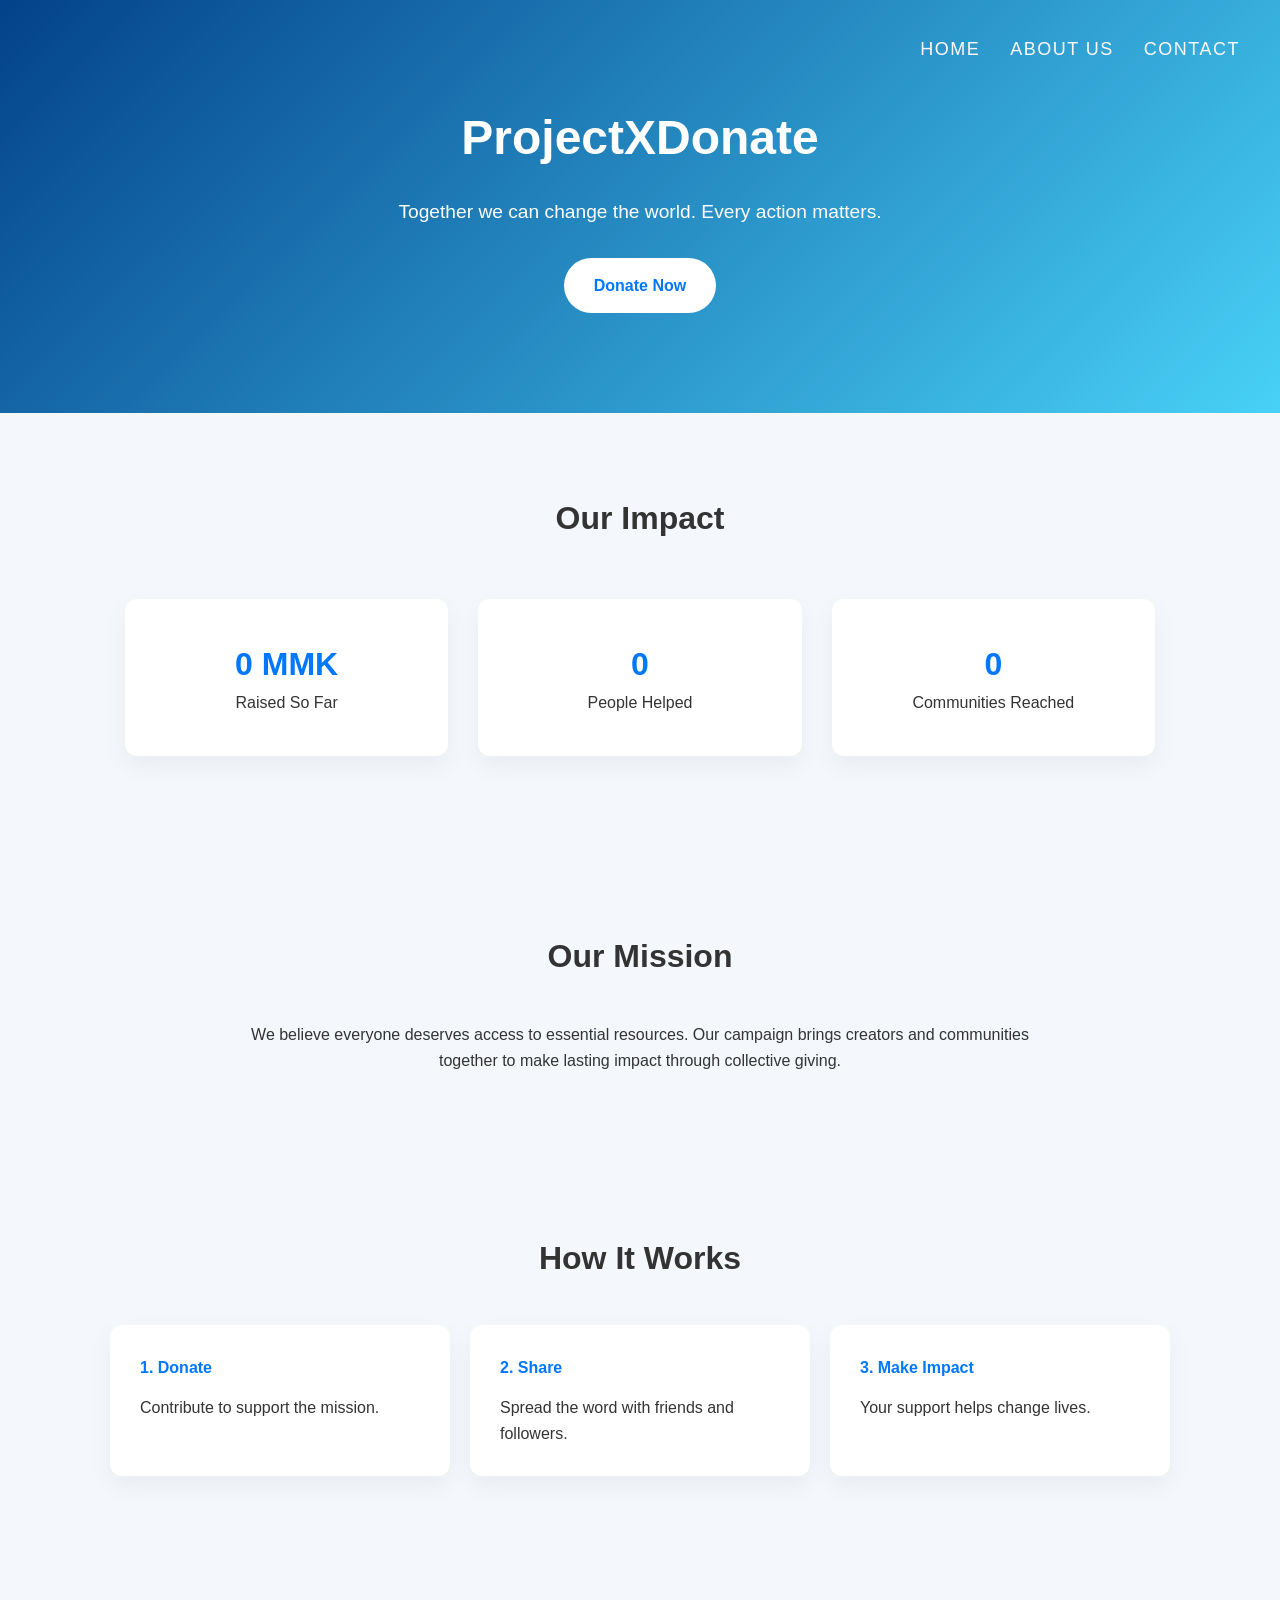
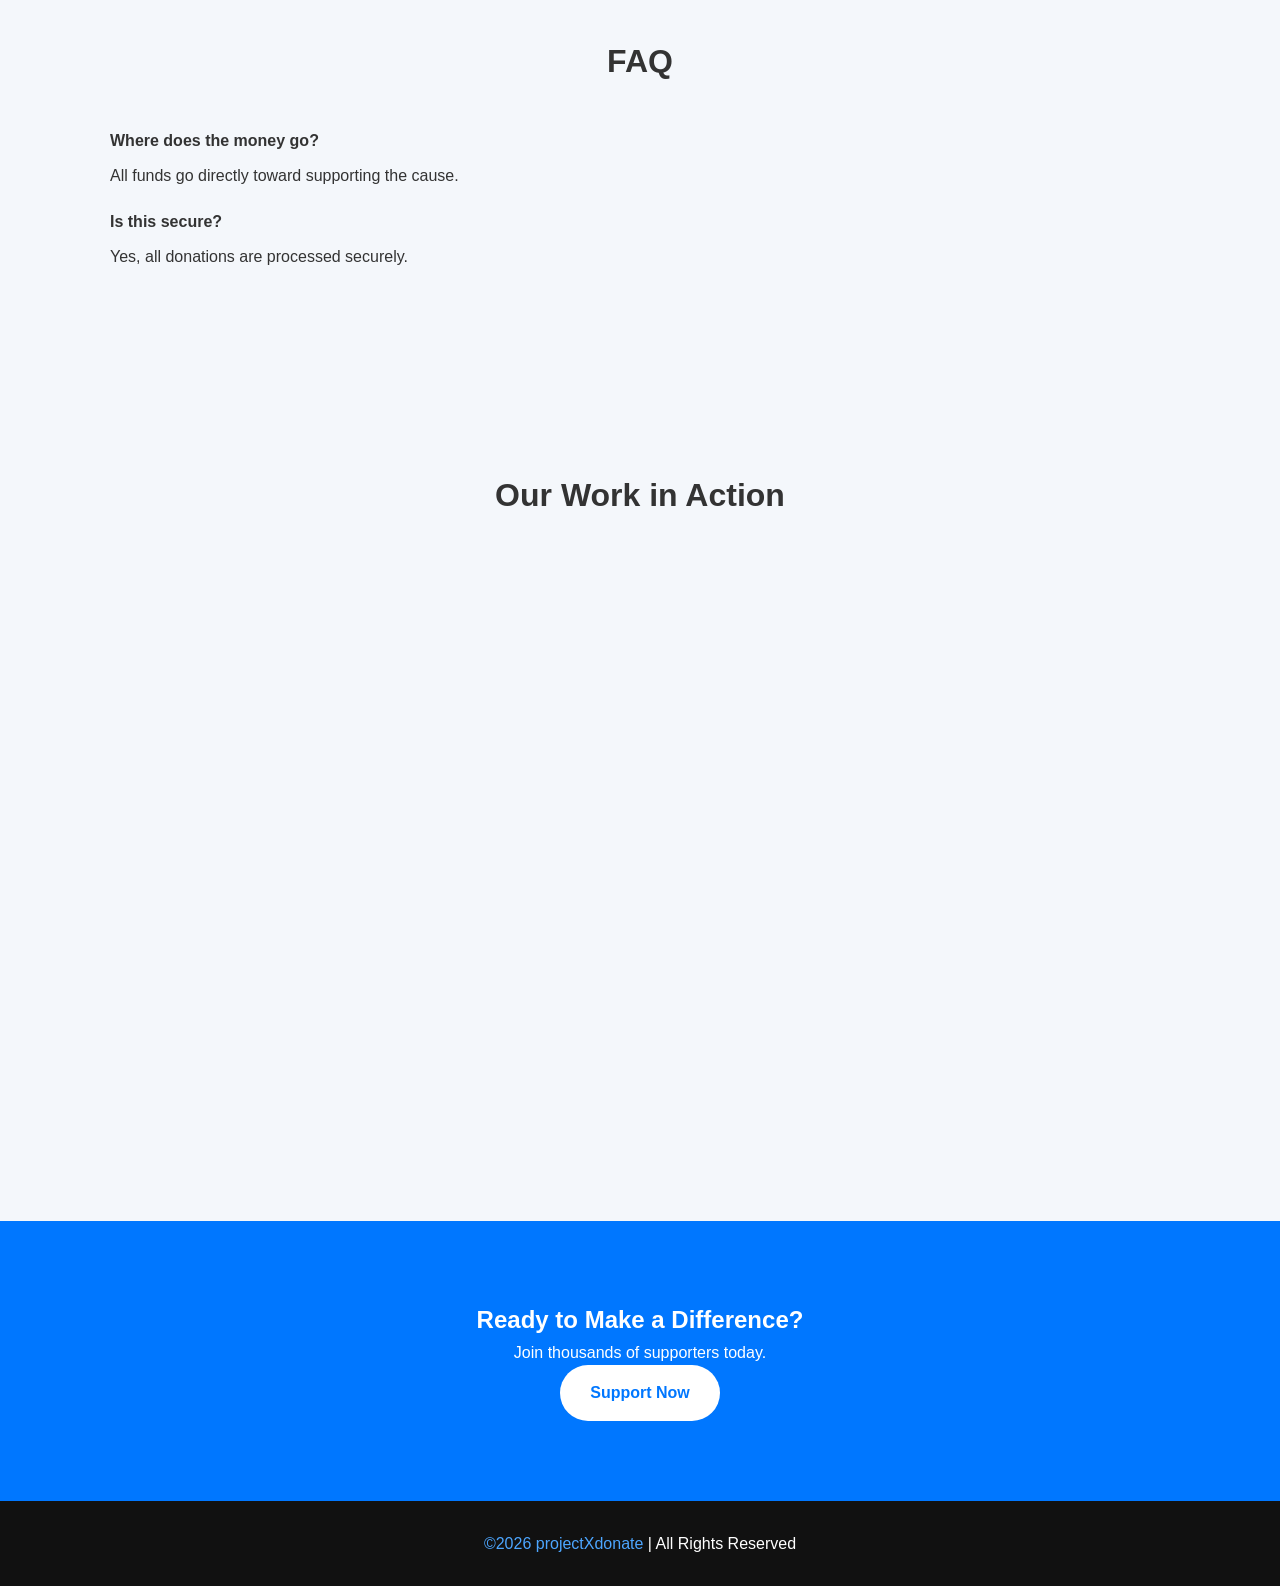
<file: index.html>
<!DOCTYPE html>
<html lang="en">

<head>
    <meta http-equiv="content-type" content="text/html; charset=UTF-8">
    <meta charset="UTF-8">
    <meta name="viewport" content="width=device-width, initial-scale=1.0">
    <title>ProjectXdonate</title>
    <link rel="stylesheet" href="style.css">

</head>

<body>

    <!-- HERO -->
    <div class="hero">
        <nav class="luxury-nav">
            <a href="index.html" class="nav-link">Home</a>
            <a href="info.html" class="nav-link">About us</a>
            <a href="https://t.me/projectXdonate" class="nav-link">Contact</a>
        </nav>
        <h1>ProjectXDonate</h1>
        <p>Together we can change the world. Every action matters.</p>
        <a href="donate1.html" class="btn">Donate Now</a>
    </div>

    <!-- IMPACT -->
    <section>
        <h2>Our Impact</h2>
        <div class="stats">
            <div class="stat-box">
                <h3>0 MMK</h3>
                <p>Raised So Far</p>
            </div>
            <div class="stat-box">
                <h3>0</h3>
                <p>People Helped</p>
            </div>
            <div class="stat-box">
                <h3>0</h3>
                <p>Communities Reached</p>
            </div>
        </div>
    </section>

    <!-- MISSION -->
    <section>
        <h2>Our Mission</h2>
        <p style="text-align:center; max-width:800px; margin:auto;">
            We believe everyone deserves access to essential resources.
            Our campaign brings creators and communities together
            to make lasting impact through collective giving.
        </p>
    </section>

    <!-- HOW IT WORKS -->
    <section>
        <h2>How It Works</h2>
        <div class="cards">
            <div class="card">
                <h4>1. Donate</h4>
                <p>Contribute to support the mission.</p>
            </div>
            <div class="card">
                <h4>2. Share</h4>
                <p>Spread the word with friends and followers.</p>
            </div>
            <div class="card">
                <h4>3. Make Impact</h4>
                <p>Your support helps change lives.</p>
            </div>
        </div>
    </section>

    <!-- FAQ -->
    <section>
        <h2>FAQ</h2>

        <div class="faq-item">
            <h4>Where does the money go?</h4>
            <p>All funds go directly toward supporting the cause.</p>
        </div>

        <div class="faq-item">
            <h4>Is this secure?</h4>
            <p>Yes, all donations are processed securely.</p>
        </div>
    </section>

    <!-- IMAGE SLIDER SECTION -->
    <section class="image-slider">
        <h2>Our Work in Action</h2>

        <div class="slider-container">
            <div class="slider-cards">

                <div class="slide-card">
                    <img src="img1.jpg">
                    <div class="slide-content">
                        <h3>ProjectXdonate</h3>
                        <p>ပြိုပျက်သွားသော အိမ်ခြေများနှင့် အမိုးအကာမဲ့နေသူများအတွက် ယာယီတဲများနှင့်
                            အခြေခံလူသုံးကုန်များ ထောက်ပံ့ခြင်း။</p>

                    </div>
                </div>

                <div class="slide-card">
                    <img src="img2.jpg">
                    <div class="slide-content">
                        <h3>ProjectXdonate</h3>
                        <p>ငလျင်ကြောင့် ရေတွင်းများ ပျက်စီးသွားသော ကျေးရွာများအတွက် ရေစစ်စက်များနှင့
                            ရေသန့်စင်ဆေးပြားများ ထောက်ပံ့ရန်။</p>
                    </div>
                </div>

                <div class="slide-card">
                    <img src="img3.jpg">
                    <div class="slide-content">
                        <h3>ProjectXdonate</h3>
                        <p>ရေဘေးသင့်ဒေသများရှိ မိသားစုများအတွက် အစားအသောက်၊ ဆေးဝါးနှင့် သောက်သုံးရေ သန့်စင်မှုများ
                            ကူညီပေးရန်။</p>
                    </div>
                </div>

                <div class="slide-card">
                    <img src="img4.jpg">
                    <div class="slide-content">
                        <h3>ProjectXdonate</h3>
                        <p>ရေဘေးသင့်ဒေသများတွင် ဖြစ်ပွားတတ်သော အရေပြားရောဂါနှင့် ဝမ်းပျက်ဝမ်းလျှောရောဂါများအတွက်
                            အရေးပေါ်ဆေးဝါးများ ကူညီပေးရန်။</p>
                    </div>

                </div>

                <div class="slide-card">
                    <img src="img5.jpg">
                    <div class="slide-content">
                        <h3>ProjectXdonate</h3>
                        <p>ကျေးလက်ဒေသမှ နွမ်းပါးသော်လည်း ပညာထူးချွန်သည့် ကလေးငယ်များ ကျောင်းဆက်တက်နိုင်ရန်
                            ပညာသင်ဆုနှင့် စာရေးကိရိယာများ ပံ့ပိုးခြင်း။</p>
                    </div>
                </div>

                <div class="slide-card">
                    <img src="img6.jpg">
                    <div class="slide-content">
                        <h3>ProjectXdonate</h3>
                        <p>ကျေးလက်ဒေသမှ ကျောင်းသားများအတွက် ဗလာစာအုပ်၊ ခဲတံနှင့် ကျောင်းဝတ်စုံအစုံအလင်
                            ထောက်ပံ့ပေးရန်။</p>
                    </div>
                </div>

            </div>
        </div>
    </section>

    <!-- CTA -->
    <div class="cta" id="donate">
        <h2>Ready to Make a Difference?</h2>
        <p>Join thousands of supporters today.</p>
        <a href="donate1.html" class="btn">Support Now</a>
    </div>

    <!-- FOOTER -->
    <footer>
        <p><a class="footer-link" href="mailto:myata0745@gmail.com">&copy;2026 projectXdonate</a> | All Rights Reserved
        </p>
    </footer>


</body>

</html>
</file>
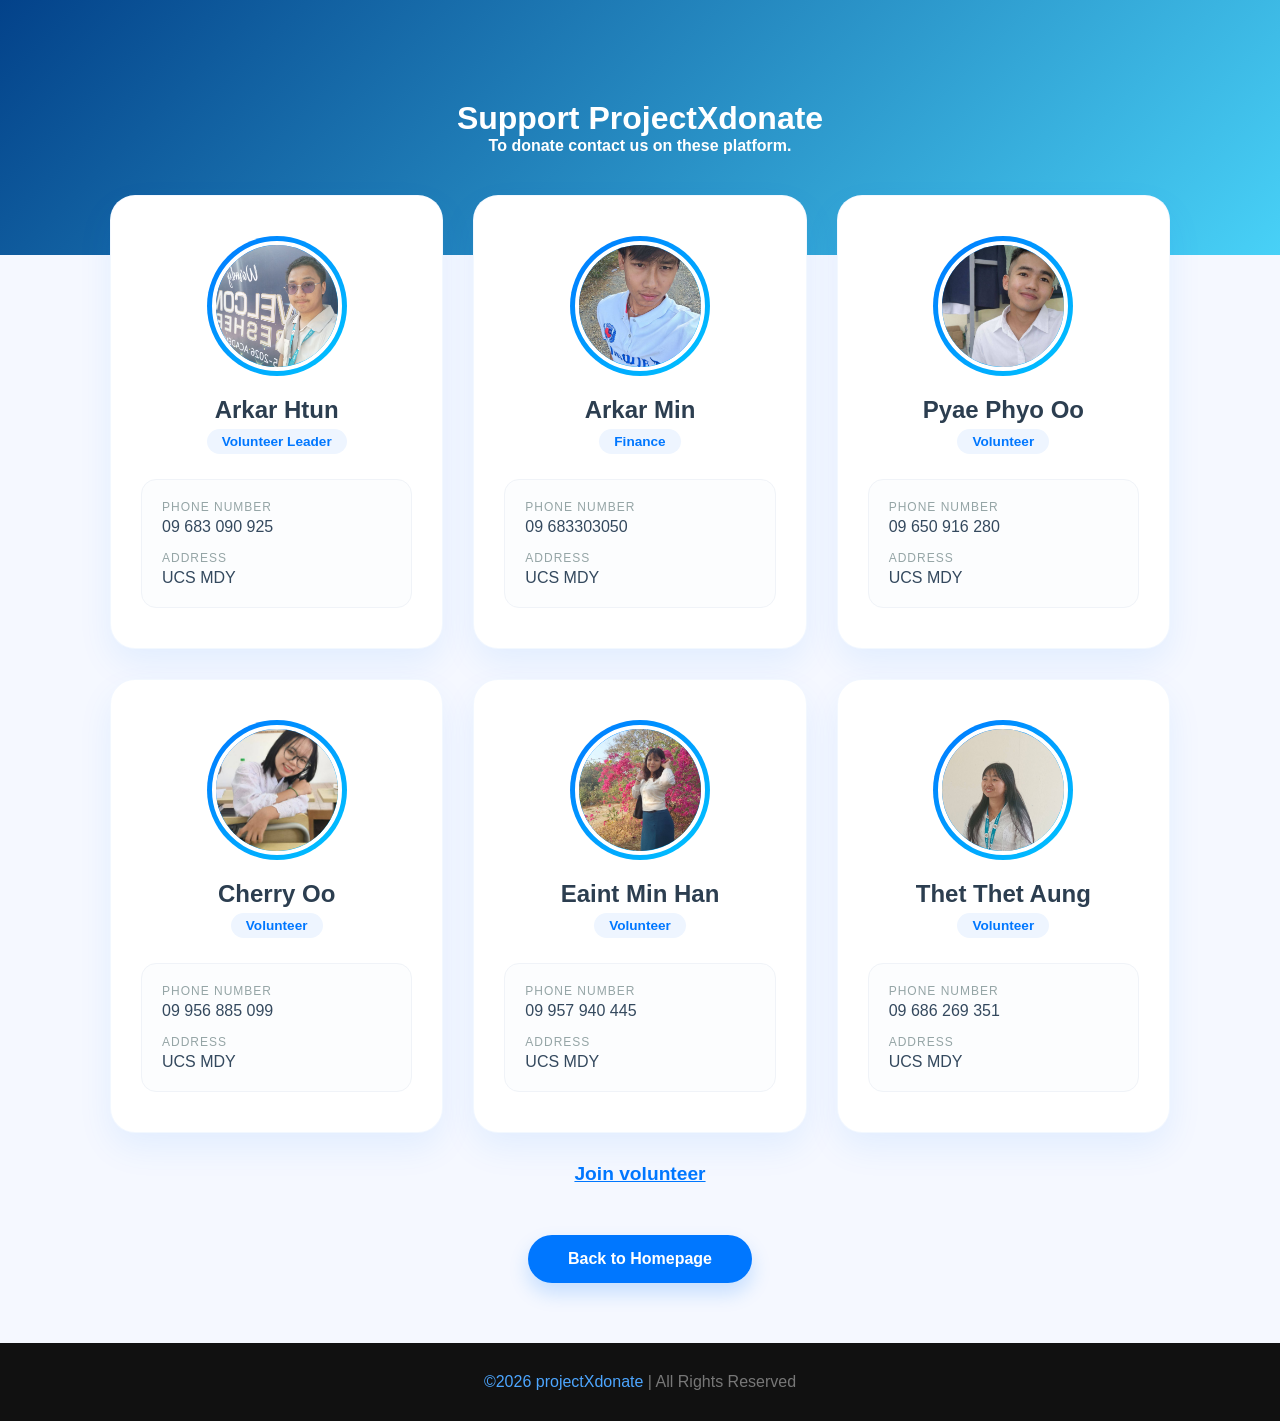
<file: donate1.html>
<!DOCTYPE html>
<html lang="en">

<head>
    <meta charset="UTF-8">
    <meta name="viewport" content="device-width,initial-scale=1.0">
    <title>Donate Now</title>

    <link rel="stylesheet" href="style2.css">

</head>

<body>
    <div class="hero">
        <h1>Support ProjectXdonate </h1>
        <p>
        <h4>To donate contact us on these platform.</h4>
        </p>
    </div>
    <div class="container">
        <div class="grid-layout">

            <div class="profile-card">
                <div class="img-wrapper">
                    <img src="img15.jpg" alt="Profile">
                </div>
                <h2>Arkar Htun </h2>
                <div class="role-tag">Volunteer Leader</div>
                <div class="info-group">
                    <div class="info-item">
                        <label>Phone Number</label>
                        <span>09 683 090 925</span>
                    </div>
                    <div class="info-item">
                        <label>ADDRESS</label>
                        <span>UCS MDY</span>
                    </div>
                </div>
            </div>

            <div class="profile-card">
                <div class="img-wrapper">
                    <img src="img11.jpg" alt="Profile">
                </div>
                <h2>Arkar Min</h2>
                <div class="role-tag">Finance</div>
                <div class="info-group">
                    <div class="info-item">
                        <label>Phone Number</label>
                        <span>09 683303050</span>
                    </div>
                    <div class="info-item">
                        <label>ADDRESS</label>
                        <span>UCS MDY</span>
                    </div>
                </div>
            </div>

            <div class="profile-card">
                <div class="img-wrapper">
                    <img src="img9.jpg" alt="Profile">
                </div>
                <h2>Pyae Phyo Oo</h2>
                <div class="role-tag">Volunteer</div>
                <div class="info-group">
                    <div class="info-item">
                        <label>Phone Number</label>
                        <span>09 650 916 280</span>
                    </div>
                    <div class="info-item">
                        <label>ADDRESS</label>
                        <span>UCS MDY</span>
                    </div>
                </div>
            </div>
            <div class="profile-card">
                <div class="img-wrapper">
                    <img src="img14.jpg" alt="Profile">
                </div>
                <h2>Cherry Oo</h2>
                <div class="role-tag">Volunteer</div>
                <div class="info-group">
                    <div class="info-item">
                        <label>Phone Number</label>
                        <span>09 956 885 099</span>
                    </div>
                    <div class="info-item">
                        <label>ADDRESS</label>
                        <span>UCS MDY</span>
                    </div>
                </div>
            </div>
            <div class="profile-card">
                <div class="img-wrapper">
                    <img src="img12.jpg" alt="Profile">
                </div>
                <h2>Eaint Min Han</h2>
                <div class="role-tag">Volunteer </div>
                <div class="info-group">
                    <div class="info-item">
                        <label>Phone Number</label>
                        <span>09 957 940 445</span>
                    </div>
                    <div class="info-item">
                        <label>ADDRESS</label>
                        <span>UCS MDY</span>
                    </div>
                </div>
            </div>
            <div class="profile-card">
                <div class="img-wrapper">
                    <img src="img13.jpg" alt="Profile">
                </div>
                <h2>Thet Thet Aung</h2>
                <div class="role-tag">Volunteer </div>
                <div class="info-group">
                    <div class="info-item">
                        <label>Phone Number</label>
                        <span>09 686 269 351</span>
                    </div>
                    <div class="info-item">
                        <label>ADDRESS</label>
                        <span>UCS MDY</span>
                    </div>
                </div>
            </div>

        </div>


        <div style="text-align: center; margin-top: 30px;">
            <details>
                <summary class="volunteer-title">Join volunteer</summary>
                <div class="qr-box">
                    <p style="font-size: 0.8rem; color: #666; margin-bottom: 10px;">Scan to join our Telegram</p>
                    <img src="img16.jpg" alt="Telegram QR" style="width: 150px; display: block;">
                </div>
            </details>
        </div>
        <center>
            <a href="index.html" class="btn-home">Back to Homepage</a>
        </center>
    </div>

    <footer>
        <p><a class="footer-link" href="mailto:myata0745@gmail.com">&copy;2026 projectXdonate</a> | All Rights Reserved
        </p>
    </footer>

</body>

</html>
</file>
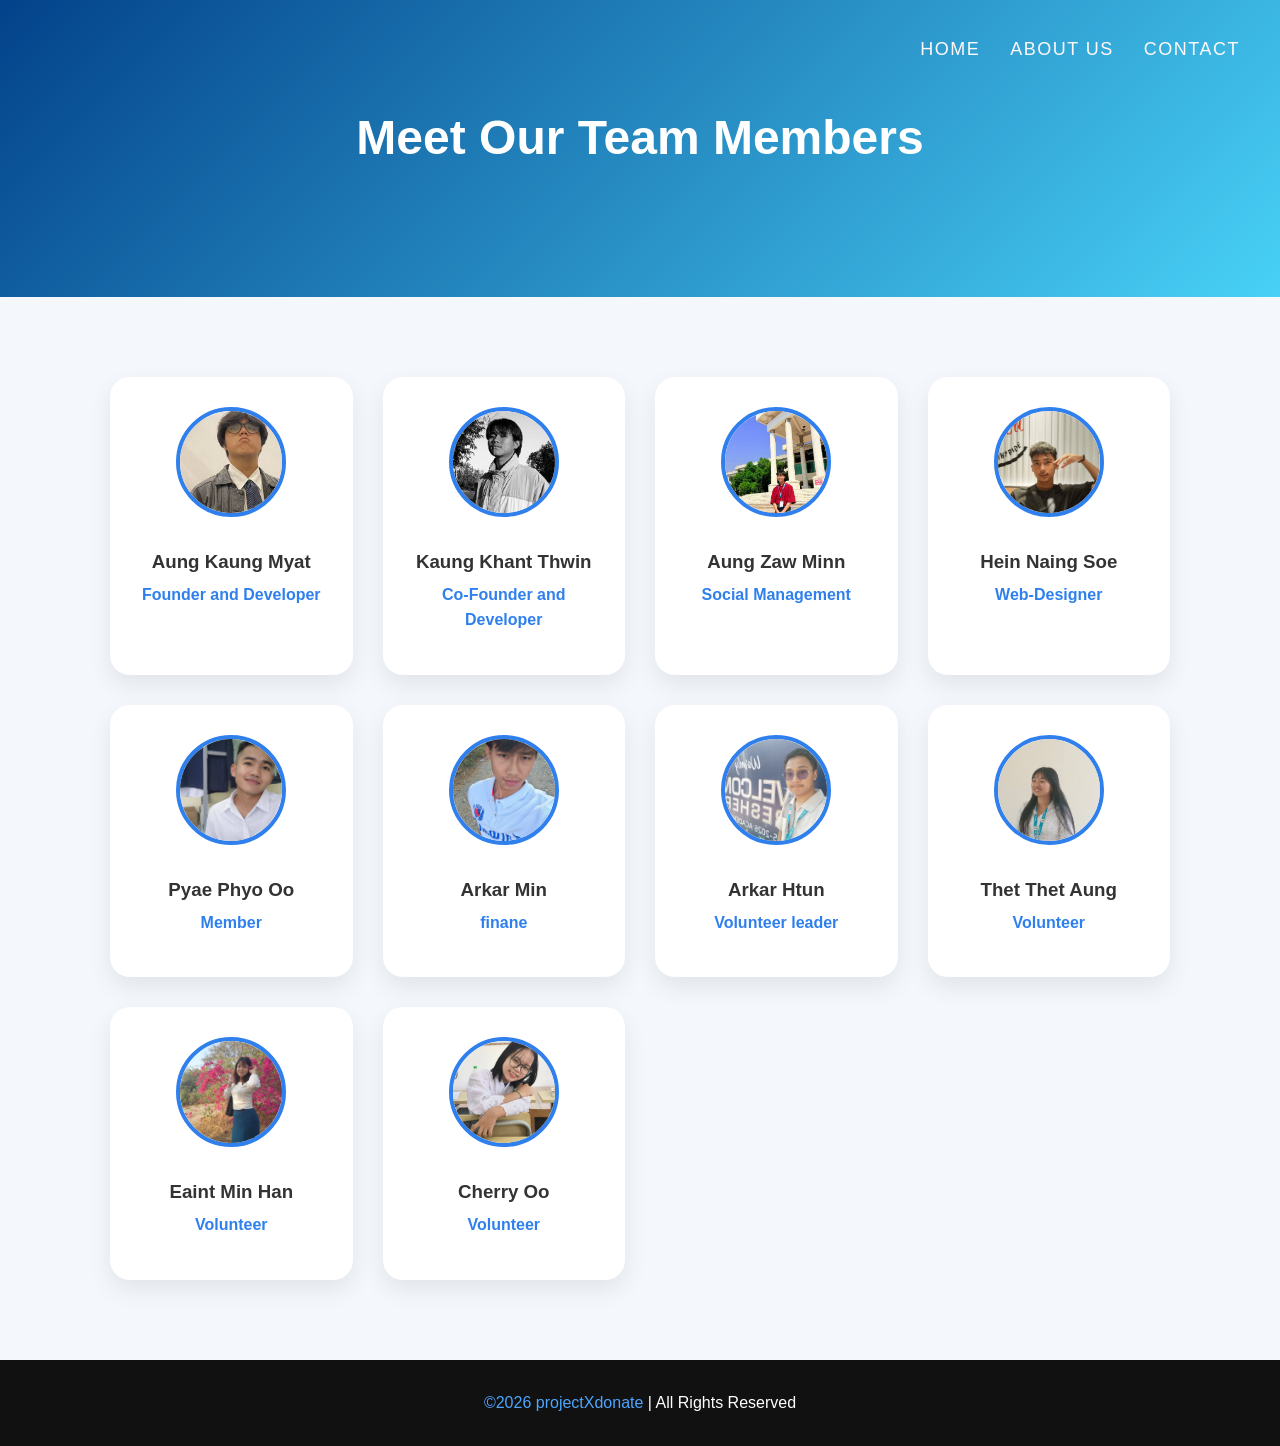
<file: info.html>
<html>

<head>
    <title>About Us</title>
    <link rel="stylesheet" href="style.css">
</head>

<body>
    <div class="hero">
        <nav class="luxury-nav">
            <a href="index.html" class="nav-link">Home</a>
            <a href="info.html" class="nav-link">About us</a>
            <a href="https://t.me/projectXdonate" class="nav-link">Contact</a>
        </nav>
        <h1>Meet Our Team Members</h1>
    </div>


    <section class="team-section">

        <div class="team-grid">

            <!-- Member 1 -->
            <div class="team-card">
                <img src="img0.jpg" alt="">
                <h3>Aung Kaung Myat </h3>
                <span>Founder and Developer</span>

            </div>

            <!-- Member 2 -->
            <div class="team-card">
                <img src="img00.jpg" alt="">
                <h3>Kaung Khant Thwin</h3>
                <span>Co-Founder and Developer</span>

            </div>

            <!-- Member 3 -->
            <div class="team-card">
                <img src="img8.jpg" alt="">
                <h3>Aung Zaw Minn</h3>
                <span>Social Management</span>

            </div>

            <!-- Member 4 -->
            <div class="team-card">
                <img src="img10.jpg" alt="">
                <h3>Hein Naing Soe</h3>
                <span>Web-Designer</span>

            </div>

            <!-- Member 5 -->
            <div class="team-card">
                <img src="img9.jpg" alt="">
                <h3>Pyae Phyo Oo</h3>
                <span>Member</span>

            </div>

            <!-- Member 6 -->
            <div class="team-card">
                <img src="img11.jpg" alt="">
                <h3>Arkar Min</h3>
                <span>finane</span>

            </div>

            <!-- Member 7 -->
            <div class="team-card">
                <img src="img15.jpg" alt="">
                <h3>Arkar Htun</h3>
                <span>Volunteer leader</span>

            </div>

            <!-- Member 8 -->
            <div class="team-card">
                <img src="img13.jpg" alt="">
                <h3>Thet Thet Aung</h3>
                <span>Volunteer</span>

            </div>
            <!-- Member 9 -->
            <div class="team-card">
                <img src="img12.jpg" alt="">
                <h3>Eaint Min Han</h3>
                <span>Volunteer</span>

            </div>
            <!-- Member 10-->
            <div class="team-card">
                <img src="img14.jpg" alt="">
                <h3>Cherry Oo</h3>
                <span>Volunteer</span>

            </div>
        </div>
    </section>
    <footer>
        <p><a class="footer-link" href="mailto:myata0745@gmail.com">&copy;2026 projectXdonate</a> | All Rights Reserved
        </p>
    </footer>
</body>

</html>
</file>
<file: style.css>
* {
     margin: 0;
     padding: 0;
     box-sizing: border-box;
     font-family: Arial, Helvetica, sans-serif;
 }

 body {
     line-height: 1.6;
     background: #f4f7fb;
     color: #333;
 }

 /* HERO SECTION */
 .hero {
     background: linear-gradient(135deg, #03428a, #48d1f7);
     color: white;
     text-align: center;
     padding: 100px 20px;
 }

 .hero h1 {
     font-size: 3rem;
     margin-bottom: 20px;
 }

 .hero p {
     font-size: 1.2rem;
     margin-bottom: 30px;
 }

 .btn {
     display: inline-block;
     padding: 15px 30px;
     background: white;
     color: #0077ff;
     text-decoration: none;
     border-radius: 50px;
     font-weight: bold;
     transition: 0.3s;
 }

 .btn:hover {
     background: #333;
     color: white;
 }

 /* SECTION GENERAL */
 section {
     padding: 80px 20px;
     max-width: 1100px;
     margin: auto;
 }

 section h2 {
     text-align: center;
     margin-bottom: 40px;
     font-size: 2rem;
 }

 /* IMPACT */
 .stats {
     display: flex;
     justify-content: space-around;
     flex-wrap: wrap;
     text-align: center;
 }

 .stat-box {
     background: white;
     padding: 40px;
     margin: 15px;
     border-radius: 12px;
     box-shadow: 0 10px 25px rgba(0, 0, 0, 0.05);
     flex: 1 1 250px;
 }

 .stat-box h3 {
     font-size: 2rem;
     color: #0077ff;
 }

 /* HOW IT WORKS */
 .cards {
     display: flex;
     flex-wrap: wrap;
     gap: 20px;
 }

 .card {
     background: white;
     padding: 30px;
     border-radius: 12px;
     flex: 1 1 300px;
     box-shadow: 0 10px 25px rgba(0, 0, 0, 0.05);
 }

 .card h4 {
     margin-bottom: 15px;
     color: #0077ff;
 }

 /* FAQ */
 .faq-item {
     margin-bottom: 20px;
 }

 .faq-item h4 {
     margin-bottom: 10px;
 }

 /* CTA SECTION */
 .cta {
     background: #0077ff;
     color: white;
     text-align: center;
     padding: 80px 20px;
 }

 .cta .btn {
     background: white;
     color: #0077ff;
 }

 /* FOOTER */
 footer {
     text-align: center;
     padding: 30px;
     background: #111;
     color: white;
 }

 /* RESPONSIVE */
 @media(max-width: 768px) {

     .stats,
     .cards {
         flex-direction: column;
         align-items: center;
     }

     .hero h1 {
         font-size: 2.2rem;
     }
 }

 /* ============================= */
 /* IMAGE SLIDER */
 /* ============================= */

 .image-slider {
     text-align: center;
     padding: 100px 20px;
 }

 .slider-container {
     position: relative;
     width: 1000px;
     height: 500px;
     margin: 50px auto;
     overflow: hidden;
 }

 .slider-cards {
     position: relative;
     width: 100%;
     height: 100%;
 }

 .slide-card {
     position: absolute;
     width: 100%;
     height: 100%;
     border-radius: 20px;
     overflow: hidden;
     box-shadow: 0 25px 50px rgba(0, 0, 0, 0.25);
     animation: autoSlide 30s infinite;
     opacity: 0;
 }

 .slide-card img {
     width: 100%;
     height: 100%;
     object-fit: cover;
 }

 /* Stagger delays */
 .slide-card:nth-child(1) {
     animation-delay: 0s;
 }

 .slide-card:nth-child(2) {
     animation-delay: 5s;
 }

 .slide-card:nth-child(3) {
     animation-delay: 10s;
 }

 .slide-card:nth-child(4) {
     animation-delay: 15s;
 }

 .slide-card:nth-child(5) {
     animation-delay: 20s;
 }

 .slide-card:nth-child(6) {
     animation-delay: 25s;
 }

 /* Animation */
 @keyframes autoSlide {
     0% {
         transform: translateX(500px) scale(0.8);
         opacity: 0;
         z-index: 1;
     }

     10% {
         transform: translateX(250px) scale(0.9);
         opacity: 1;
         z-index: 3;
     }

     20% {
         transform: translateX(0) scale(1);
         opacity: 1;
         z-index: 5;
     }

     35% {
         transform: translateX(-500px) scale(0.8);
         opacity: 0;
         z-index: 1;
     }

     100% {
         transform: translateX(-500px) scale(0.8);
         opacity: 0;
         z-index: 1;
     }
 }

 /* Responsive */
 @media(max-width: 1100px) {
     .slider-container {
         width: 90%;
         height: 400px;
     }
 }

 @media(max-width: 768px) {
     .slider-container {
         height: 300px;
     }
 }

 /* Make slide relative */
 .slide-card {
     position: absolute;
 }

 /* Dark overlay */
 .slide-card::after {
     content: "";
     position: absolute;
     inset: 0;
     background: linear-gradient(to right, rgba(0, 0, 0, 0.6), rgba(0, 0, 0, 0.1));
 }

 /* Content positioning */
 .slide-content {
     position: absolute;
     top: 50%;
     left: 60px;
     transform: translateY(-50%);
     color: white;
     z-index: 10;
     max-width: 400px;
 }

 .slide-content h3 {
     font-size: 40px;
     margin-bottom: 15px;
 }

 .slide-content p {
     margin-bottom: 20px;
     font-size: 16px;
 }

 .slide-btn {
     display: inline-block;
     padding: 10px 20px;
     background: white;
     color: #0077ff;
     text-decoration: none;
     border-radius: 6px;
     font-weight: bold;
     transition: 0.3s;
 }

 .slide-btn:hover {
     background: #0077ff;
     color: white;
 }

 .luxury-nav {
     display: flex;
     gap: 30px;
     padding: 20px;
 }

 .nav-link {
     text-decoration: none;
     color: #fff8f8;
     font-size: 18px;
     font-weight: 500;
     letter-spacing: 1.5px;
     text-transform: uppercase;
     position: relative;
     transition: color 0.3s ease;
 }

 .nav-link:hover {
     color: rgb(8, 8, 8);
 }

 .nav-link::after {
     content: '';
     position: absolute;
     width: 0;
     height: 2px;
     bottom: -5px;
     left: 50%;
     background-color: rgb(2, 2, 2);
     transition: all 0.3s ease-in-out;
     transform: translateX(-50%);
 }

 .nav-link:hover::after {
     width: 100%;
 }

 .luxury-nav {
     position: absolute;
     top: 15px;
     right: 20px;
 }

 .team-section {
     padding: 80px 20px;
     background: #f4f7fb;
     text-align: center;
 }

 .section-title {
     font-size: 40px;
     margin-bottom: 60px;
     background: linear-gradient(to right, #2f80ed, #56ccf2);
     -webkit-background-clip: text;
     color: transparent;
 }

 .team-grid {
     display: grid;
     grid-template-columns: repeat(4, 1fr);
     gap: 30px;
     max-width: 1200px;
     margin: auto;
 }

 .team-card {
     background: white;
     padding: 30px 20px;
     border-radius: 20px;
     box-shadow: 0 10px 25px rgba(0, 0, 0, 0.08);
     transition: 0.4s ease;
 }

 .team-card:hover {
     transform: translateY(-12px);
     box-shadow: 0 15px 35px rgba(0, 0, 0, 0.15);
 }

 .team-card img {
     width: 110px;
     height: 110px;
     border-radius: 50%;
     object-fit: cover;
     margin-bottom: 20px;
     border: 4px solid #2f80ed;
 }

 .team-card h3 {
     margin: 10px 0 5px;
 }

 .team-card span {
     display: block;
     color: #2f80ed;
     font-weight: 600;
     margin-bottom: 12px;
 }

 .team-card p {
     font-size: 14px;
     color: #555;
 }

 @media (max-width: 1000px) {
     .team-grid {
         grid-template-columns: repeat(2, 1fr);
     }
 }

 @media (max-width: 600px) {
     .team-grid {
         grid-template-columns: 1fr;
     }
 }

 .footer-link {
     position: relative;
     text-decoration: none;
     color: #4da6ff;
 }

 .footer-link::after {
     content: "";
     position: absolute;
     width: 0%;
     height: 2px;
     left: 0;
     bottom: -4px;
     background: #4da6ff;
     transition: 0.3s;
 }

 .footer-link:hover::after {
     width: 100%;
 }
</file>
<file: style2.css>
/* HERO SECTION */
 .hero {
     background: linear-gradient(135deg, #03428a, #48d1f7);
     color: white;
     text-align: center;
     padding: 100px 20px;
 }

 :root {
     --primary-blue: #0077ff;
     --deep-blue: #0056b3;
     --soft-blue: #eef5ff;
     --white: #ffffff;
 }

 * {
     margin: 0;
     padding: 0;
     box-sizing: border-box;
     font-family: 'Segoe UI', Arial, sans-serif;
 }

 body {
     background-color: #f5f8ff;
     color: #333;
     display: flex;
     flex-direction: column;
     min-height: 100vh;
 }

 /* Hero Header */
 .header {
     background: linear-gradient(135deg, var(--primary-blue), #00c6ff);
     color: var(--white);
     text-align: center;
     padding: 80px 20px 120px;
 }

 .header h1 {
     font-size: 2.5rem;
     margin-bottom: 15px;
     font-weight: 800;
 }

 /* Container & Grid */
 .container {
     max-width: 1100px;
     margin: -60px auto 60px;
     padding: 0 20px;
     width: 100%;
 }

 .grid-layout {
     display: grid;
     grid-template-columns: repeat(auto-fit, minmax(300px, 1fr));
     gap: 30px;
 }

 /* Profile Card */
 .profile-card {
     background: var(--white);
     border-radius: 25px;
     padding: 40px 30px;
     text-align: center;
     box-shadow: 0 15px 35px rgba(0, 119, 255, 0.08);
     transition: all 0.3s ease;
     border: 1px solid rgba(0, 119, 255, 0.05);
     display: flex;
     flex-direction: column;
     align-items: center;
 }

 .profile-card:hover {
     transform: translateY(-10px);
     box-shadow: 0 20px 45px rgba(0, 119, 255, 0.15);
 }

 .img-wrapper {
     width: 140px;
     height: 140px;
     border-radius: 50%;
     padding: 5px;
     background: linear-gradient(135deg, var(--primary-blue), #00c6ff);
     margin-bottom: 20px;
 }

 .img-wrapper img {
     width: 100%;
     height: 100%;
     border-radius: 50%;
     object-fit: cover;
     background: white;
     border: 4px solid white;
 }

 .profile-card h2 {
     color: #2c3e50;
     font-size: 1.5rem;
     margin-bottom: 5px;
 }

 .role-tag {
     background: var(--soft-blue);
     color: var(--primary-blue);
     padding: 5px 15px;
     border-radius: 50px;
     font-size: 0.85rem;
     font-weight: 600;
     margin-bottom: 25px;
     display: inline-block;
 }

 .info-group {
     width: 100%;
     text-align: left;
     background: #fcfdfe;
     border-radius: 15px;
     padding: 20px;
     border: 1px solid #f0f3f8;
 }

 .info-item {
     display: flex;
     flex-direction: column;
     margin-bottom: 15px;
 }

 .info-item:last-child {
     margin-bottom: 0;
 }

 .info-item label {
     font-size: 0.75rem;
     text-transform: uppercase;
     color: #95a5a6;
     letter-spacing: 1px;
     margin-bottom: 4px;
 }

 .info-item span {
     font-size: 1rem;
     color: #34495e;
     font-weight: 500;
 }

 /* Back Button */
 .btn-home {
     display: inline-block;
     margin-top: 50px;
     padding: 15px 40px;
     background: var(--primary-blue);
     color: white;
     text-decoration: none;
     border-radius: 50px;
     font-weight: bold;
     transition: 0.3s;
     box-shadow: 0 10px 20px rgba(0, 119, 255, 0.2);
 }

 .btn-home:hover {
     background: var(--deep-blue);
     box-shadow: 0 5px 15px rgba(0, 119, 255, 0.3);
 }

 footer {
     margin-top: auto;
     text-align: center;
     padding: 30px;
     background: #111;
     color: #777;
 }

 @media (max-width: 600px) {
     .grid-layout {
         grid-template-columns: 1fr;
     }
 }


 details summary {
     list-style: none;
     outline: none;
 }

 .volunteer-title {
     color: #0077ff;
     cursor: pointer;
     font-weight: bold;
     text-decoration: underline;
     font-size: 1.2rem;
     transition: 0.3s;
 }

 .volunteer-title:hover {
     color: #0056b3;
 }

 .qr-box {
     margin-top: 15px;
     padding: 15px;
     background: white;
     display: inline-block;
     border-radius: 15px;
     box-shadow: 0 5px 15px rgba(0, 0, 0, 0.1);
 }

 .footer-link {
     position: relative;
     text-decoration: none;
     color: #4da6ff;
 }

 .footer-link::after {
     content: "";
     position: absolute;
     width: 0%;
     height: 2px;
     left: 0;
     bottom: -4px;
     background: #4da6ff;
     transition: 0.3s;
 }

 .footer-link:hover::after {
     width: 100%;
 }
</file>
